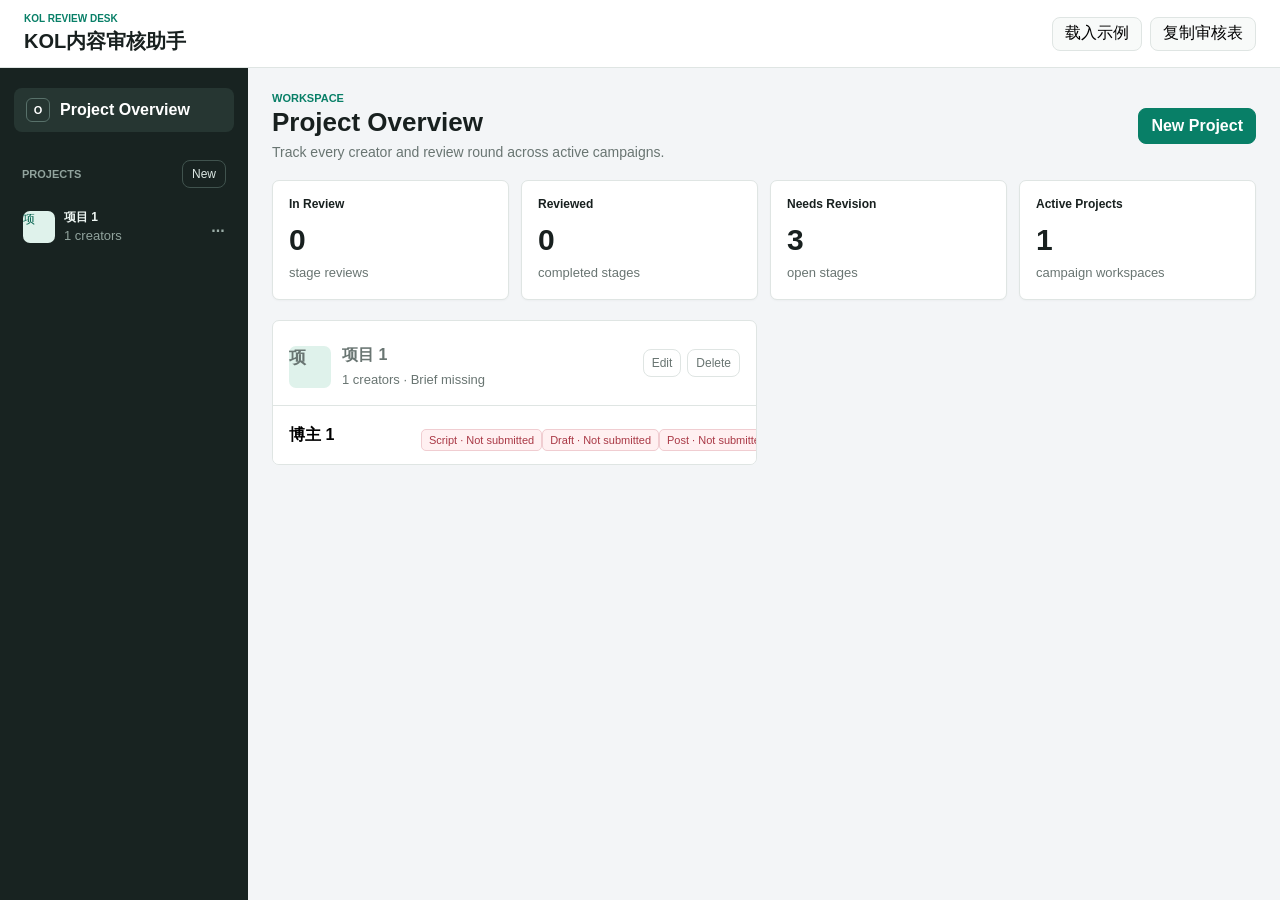
<file: index.html>
<!doctype html>
<html lang="zh-CN">
<head>
  <meta charset="utf-8">
  <meta name="viewport" content="width=device-width, initial-scale=1">
  <meta http-equiv="refresh" content="0; url=./outputs/index.html">
  <title>KOL Brief 审核助手</title>
</head>
<body>
  <p>正在打开 <a href="./outputs/index.html">KOL Brief 审核助手</a>...</p>
</body>
</html>
</file>
<file: outputs/styles.css>
:root {
  --bg: #f6f7f8;
  --panel: #ffffff;
  --ink: #111827;
  --muted: #667085;
  --line: #e5e7eb;
  --accent: #10a37f;
  --soft: #eaf7f2;
  --warn: #b7791f;
  --danger: #b42318;
}

* { box-sizing: border-box; }
body {
  margin: 0;
  min-height: 100vh;
  font-family: "Microsoft YaHei", "PingFang SC", Arial, sans-serif;
  background: var(--bg);
  color: var(--ink);
}
button, textarea, input, select { font: inherit; }
button, select {
  min-height: 36px;
  border: 1px solid var(--line);
  border-radius: 8px;
  padding: 0 12px;
  background: #fff;
}
button { cursor: pointer; }
button:hover { border-color: #b8c1cc; }
.primary {
  background: var(--accent);
  color: #fff;
  border-color: var(--accent);
  font-weight: 700;
}
.app { max-width: 1600px; margin: 0 auto; padding: 18px; }
.topbar {
  display: flex;
  justify-content: space-between;
  align-items: center;
  gap: 12px;
  margin-bottom: 14px;
}
.top-actions, .mini-actions, .audit-actions, .post-tools, .draft-upload { display: flex; gap: 8px; flex-wrap: wrap; align-items: center; }
.kicker { margin: 0 0 4px; color: var(--accent); font-size: 12px; font-weight: 800; }
h1, h2, h3, p { margin: 0; }
h1 { font-size: 26px; }
h2 { font-size: 18px; }
.shell {
  display: grid;
  grid-template-columns: 230px minmax(0, 1fr);
  gap: 14px;
  align-items: start;
}
.sidebar, .workspace, .results, .section-card, .round-card {
  background: var(--panel);
  border: 1px solid var(--line);
  border-radius: 8px;
}
.sidebar, .workspace, .results, .section-card, .round-card { padding: 14px; }
.side-nav { display: grid; gap: 6px; margin-bottom: 22px; }
.side-tab { width: 100%; min-height: 42px; text-align: left; font-weight: 800; border-color: transparent; }
.side-tab.active, .section-tab.active, .filter-btn.active {
  background: var(--soft);
  border-color: var(--accent);
}
.side-head, .section-head, .round-title, .overview-head {
  display: flex;
  justify-content: space-between;
  align-items: center;
  gap: 12px;
}
.section-purpose { margin-top: 5px; color: var(--muted); font-size: 13px; line-height: 1.5; }
.comparison-strip {
  margin: -2px 0 12px;
  padding: 8px 10px;
  border-left: 3px solid var(--accent);
  background: var(--soft);
  color: #236b59;
  font-size: 13px;
  font-weight: 700;
}
.side-head { margin-bottom: 8px; }
select { width: 100%; margin-bottom: 8px; }
.mini-actions button, .ghost {
  min-height: 28px;
  padding: 0 8px;
  color: var(--muted);
  font-size: 12px;
}
.overview-head { margin-bottom: 12px; }
.project-grid {
  display: grid;
  grid-template-columns: repeat(auto-fill, minmax(220px, 1fr));
  gap: 12px;
}
.project-card {
  min-height: 90px;
  text-align: left;
  padding: 14px;
}
.project-card strong, .project-card span { display: block; }
.project-card span { color: var(--muted); margin-top: 8px; font-size: 13px; }
.workflow-stepper {
  display: grid;
  grid-template-columns: repeat(4, 1fr);
  gap: 8px;
  margin-bottom: 14px;
  border-bottom: 1px solid var(--line);
}
.section-tab { min-height: 46px; font-weight: 800; border: 0; border-bottom: 3px solid transparent; border-radius: 0; }
.section-tab.active { background: transparent; border-color: var(--accent); color: var(--accent); }
.hidden { display: none !important; }
.section-card { margin-bottom: 12px; }
.rounds { display: flex; flex-direction: column; gap: 12px; }
.round-title { margin-bottom: 12px; }
textarea, input[type="url"] {
  width: 100%;
  border: 1px solid var(--line);
  border-radius: 8px;
  padding: 11px;
  outline: none;
  line-height: 1.55;
}
textarea { min-height: 122px; resize: vertical; }
textarea:focus, input:focus, select:focus {
  border-color: var(--accent);
  box-shadow: 0 0 0 3px rgba(16, 163, 127, 0.12);
}
label span { display: block; margin: 10px 0 6px; font-size: 13px; font-weight: 800; }
.script-layout {
  display: grid;
  grid-template-columns: minmax(0, 1fr) 210px;
  gap: 12px;
  align-items: stretch;
}
.script-main textarea { min-height: 178px; }
.upload-panel {
  border: 1px dashed #cbd5df;
  border-radius: 8px;
  padding: 12px;
  background: #fbfcfd;
  display: flex;
  flex-direction: column;
  justify-content: center;
  gap: 10px;
}
.upload-copy { color: var(--muted); font-size: 13px; line-height: 1.55; }
.file-button {
  min-height: 38px;
  display: inline-grid;
  place-items: center;
  border: 1px solid var(--line);
  border-radius: 8px;
  padding: 0 12px;
  background: #fff;
  cursor: pointer;
}
.file-button.wide { width: 100%; }
.file-button input { display: none; }
.file-status, small, .summary { color: var(--muted); line-height: 1.5; font-size: 13px; }
.audit-actions {
  justify-content: flex-end;
  position: sticky;
  bottom: 12px;
  padding: 10px;
  border: 1px solid var(--line);
  border-radius: 8px;
  background: rgba(246, 247, 248, 0.92);
}
.results {
  position: sticky;
  top: 18px;
  max-height: calc(100vh - 36px);
  overflow: auto;
  min-width: 0;
}
.review-workspace {
  display: grid;
  grid-template-columns: minmax(480px, 1.08fr) minmax(420px, .92fr);
  gap: 14px;
  align-items: start;
}
.review-inputs { min-width: 0; }
.result-top {
  display: grid;
  grid-template-columns: minmax(0, 1fr) 72px;
  gap: 12px;
  align-items: center;
  padding: 14px;
  background: #fbfcfd;
  border: 1px solid var(--line);
  border-radius: 8px;
}
.score-ring {
  width: 66px;
  height: 66px;
  border-radius: 50%;
  display: grid;
  place-items: center;
  background: conic-gradient(var(--accent) 0deg, #eef1f3 0deg);
  border: 6px solid #fff;
  font-weight: 800;
}
.summary-grid {
  display: grid;
  grid-template-columns: repeat(3, 1fr);
  gap: 8px;
  margin: 12px 0;
}
.summary-grid div {
  border: 1px solid var(--line);
  border-radius: 8px;
  padding: 10px;
  background: #fff;
}
.summary-grid span { color: var(--muted); font-size: 12px; }
.summary-grid strong { display: block; margin-top: 4px; font-size: 20px; }
.summary { margin-bottom: 12px; }
.result-controls {
  display: grid;
  grid-template-columns: repeat(4, 1fr);
  gap: 8px;
  margin-bottom: 12px;
}
.audit-table { border-top: 1px solid var(--line); }
.table-head, .table-row {
  display: grid;
  grid-template-columns: 1.15fr 132px 1.45fr;
  gap: 14px;
  padding: 12px 0;
  border-bottom: 1px solid var(--line);
}
.table-head { font-weight: 800; }
.requirement strong { display: block; line-height: 1.55; }
.requirement small { display: block; margin-top: 5px; }
.status { display: inline-flex; align-items: center; gap: 5px; white-space: nowrap; font-size: 13px; }
.status.done { color: var(--accent); }
.status.maybe { color: var(--warn); }
.status.missing { color: var(--danger); }
.comment { line-height: 1.65; }
.comment small { display: block; margin-top: 6px; }
.empty { padding: 18px 0; color: var(--muted); }

.campaign-tree { display: flex; flex-direction: column; gap: 6px; margin-top: 10px; }
.tree-project-head, .tree-creator-head {
  display: grid;
  grid-template-columns: minmax(0, 1fr) auto;
  gap: 6px;
  align-items: center;
}
.tree-project-btn, .tree-creator-btn, .tree-brief, .tree-stage {
  width: 100%;
  min-height: 30px;
  border: 0;
  padding: 4px 6px;
  text-align: left;
  background: transparent;
}
.tree-project-btn { min-height: 52px; padding: 9px 10px; border: 1px solid transparent; border-radius: 8px; }
.tree-project-btn strong, .tree-project-btn span { display: block; }
.tree-project-btn span { margin-top: 3px; color: var(--muted); font-size: 12px; font-weight: 400; }
.tree-project-btn.active { background: var(--soft); border-color: #b9dfd3; }
.tree-actions { display: flex; gap: 4px; }
.tree-actions button {
  min-height: 24px;
  padding: 0 6px;
  font-size: 12px;
  color: var(--muted);
}
.tree-creators { margin-top: 6px; padding-left: 8px; border-left: 1px solid var(--line); }
.tree-creator { margin-top: 6px; border-radius: 8px; padding: 4px; }
.tree-creator.active { background: var(--soft); }
.tree-stage { padding-left: 22px; color: var(--muted); }
.tree-add-creator { width: 100%; margin-top: 8px; color: var(--muted); }

.dashboard-grid {
  display: grid;
  grid-template-columns: repeat(4, 1fr);
  gap: 10px;
  margin-bottom: 14px;
}
.dashboard-grid div, .metric-grid div, .metadata-grid div, .checklist-section {
  border: 1px solid var(--line);
  border-radius: 8px;
  padding: 10px;
  background: #fff;
}
.dashboard-grid span, .metric-grid span, .metadata-grid span {
  display: block;
  color: var(--muted);
  font-size: 12px;
}
.dashboard-grid strong, .metric-grid strong, .metadata-grid strong {
  display: block;
  margin-top: 4px;
  overflow-wrap: anywhere;
}

.progress-panel {
  border: 1px solid var(--line);
  border-radius: 8px;
  padding: 14px;
  margin-bottom: 12px;
  background: #fbfcfd;
}
.progress-title {
  display: flex;
  justify-content: space-between;
  align-items: center;
  gap: 12px;
  margin-bottom: 10px;
}
.progress-title p { color: var(--muted); margin-top: 3px; }
.progress-list { display: grid; gap: 8px; }
.progress-row {
  display: grid;
  grid-template-columns: minmax(0, 1fr) repeat(3, 92px);
  gap: 8px;
  align-items: center;
  border-top: 1px solid var(--line);
  padding-top: 8px;
}
.progress-row.creator-switch {
  width: 100%;
  min-height: 48px;
  text-align: left;
  background: transparent;
  border: 0;
  border-top: 1px solid var(--line);
  border-radius: 0;
}
.progress-row.creator-switch.active { background: var(--soft); }
.progress-row span, .progress-title > span {
  border-radius: 999px;
  padding: 3px 8px;
  font-size: 12px;
  text-align: center;
  background: #fff;
  border: 1px solid var(--line);
}
.done { color: var(--accent); }
.maybe { color: var(--warn); }
.missing { color: var(--danger); }

.metadata-grid {
  display: grid;
  grid-template-columns: 1fr 1fr;
  gap: 8px;
  margin-bottom: 12px;
}
.review-sections {
  display: grid;
  grid-template-columns: repeat(4, 1fr);
  gap: 8px;
  margin: 12px 0 4px;
}
.review-sections span {
  border: 1px solid var(--line);
  border-radius: 8px;
  padding: 8px;
  color: var(--muted);
  font-size: 12px;
  text-align: center;
}

.review-checklist {
  display: grid;
  grid-template-columns: 1fr 1fr;
  gap: 8px;
  margin-bottom: 12px;
}
.checklist-section h3 { margin: 0 0 6px; font-size: 13px; }
.checklist-section p { color: var(--muted); line-height: 1.5; font-size: 13px; }
.overall-line { display: flex; justify-content: space-between; align-items: baseline; }
.overall-line strong { font-size: 28px; }
.overall-line span { color: var(--muted); font-size: 12px; font-weight: 800; }
.diff-box { grid-column: 1 / -1; }

@media (max-width: 1180px) {
  .review-workspace { grid-template-columns: 1fr; }
  .results { position: static; max-height: none; }
}
@media (max-width: 780px) {
  .app { padding: 10px; }
  .shell, .script-layout, .table-head, .table-row, .progress-row, .review-checklist, .review-sections { grid-template-columns: 1fr; }
  .sidebar { position: static; }
  .workflow-stepper { grid-template-columns: repeat(4, minmax(70px, 1fr)); overflow-x: auto; }
  .topbar, .side-head, .section-head, .round-title, .overview-head { align-items: flex-start; flex-direction: column; }
}

/* Modern operations workspace */
:root {
  --bg: #f3f5f7;
  --panel: #ffffff;
  --ink: #18201f;
  --muted: #697572;
  --line: #dfe5e3;
  --accent: #087f67;
  --accent-strong: #05634f;
  --soft: #e7f4f0;
  --warn: #a7660c;
  --danger: #bd3e4a;
  --sidebar: #182321;
}
body { background: var(--bg); }
button { transition: background-color .16s ease, border-color .16s ease, color .16s ease, box-shadow .16s ease; }
button:hover { border-color: #9eaaa7; }
.app { max-width: none; padding: 0; }
.topbar {
  min-height: 68px;
  margin: 0;
  padding: 0 24px;
  background: #fff;
  border-bottom: 1px solid var(--line);
}
.topbar h1 { font-size: 20px; letter-spacing: 0; }
.topbar .kicker { font-size: 10px; letter-spacing: 0; }
.top-actions button { min-height: 34px; background: #f8faf9; }
.shell { grid-template-columns: 248px minmax(0, 1fr); gap: 0; min-height: calc(100vh - 68px); }
.sidebar {
  min-height: calc(100vh - 68px);
  padding: 20px 14px;
  border: 0;
  border-radius: 0;
  background: var(--sidebar);
  color: #eef5f2;
}
.workspace { padding: 24px; border: 0; border-radius: 0; background: transparent; min-width: 0; }
.side-nav { margin-bottom: 28px; }
.side-tab {
  display: flex;
  align-items: center;
  gap: 10px;
  min-height: 44px;
  color: #dbe6e2;
  background: transparent;
  border: 0;
}
.side-tab.active { color: #fff; background: #263632; border-color: transparent; }
.nav-mark {
  width: 24px;
  height: 24px;
  display: grid;
  place-items: center;
  border: 1px solid #58716a;
  border-radius: 6px;
  font-size: 11px;
}
.side-head { padding: 0 8px; margin-bottom: 8px; }
.side-head h2 { color: #91a39d; font-size: 11px; text-transform: uppercase; }
.compact-action { min-height: 28px; padding: 0 9px; color: #dce8e4; border-color: #40534e; background: transparent; font-size: 12px; }
.campaign-tree { gap: 7px; }
.tree-project-item { position: relative; display: grid; grid-template-columns: minmax(0, 1fr) 30px; align-items: center; border-radius: 7px; }
.tree-project-item:hover, .tree-project-item.active { background: #263632; }
.tree-project-btn { display: grid; grid-template-columns: 32px minmax(0, 1fr); align-items: center; gap: 9px; min-height: 58px; padding: 8px; color: #edf5f2; }
.tree-project-item.active .tree-project-btn { background: transparent; border-color: transparent; }
.project-avatar {
  width: 32px;
  height: 32px;
  display: grid;
  place-items: center;
  border-radius: 7px;
  background: #dff2eb;
  color: var(--accent-strong);
  font-weight: 800;
}
.project-avatar.large { width: 42px; height: 42px; font-size: 17px; }
.project-nav-copy { min-width: 0; }
.project-nav-copy strong { overflow: hidden; text-overflow: ellipsis; white-space: nowrap; }
.project-nav-copy small { margin-top: 3px; color: #91a39d; }
.tree-project-btn .project-avatar { margin: 0; color: var(--accent-strong); }
.tree-project-btn .project-nav-copy { margin: 0; color: #edf5f2; }
.tree-project-btn .project-nav-copy strong { color: #edf5f2; }
.tree-project-btn .project-nav-copy small { color: #91a39d; }
.project-menu-toggle {
  width: 28px;
  min-height: 28px;
  padding: 0;
  border: 0;
  border-radius: 6px;
  color: #9bada7;
  background: transparent;
  font-weight: 800;
}
.project-menu-toggle:hover { color: #fff; background: #344741; border-color: transparent; }
.tree-project-item .tree-actions { display: none; position: absolute; z-index: 5; right: 0; top: 50px; min-width: 118px; padding: 5px; background: #fff; border: 1px solid var(--line); border-radius: 7px; box-shadow: 0 10px 28px rgba(10,28,24,.22); }
.tree-project-item .tree-actions.open { display: grid; gap: 3px; }
.tree-project-item .tree-actions button { width: 100%; min-height: 32px; justify-content: flex-start; color: var(--ink); text-align: left; border: 0; background: transparent; }
.tree-project-item .tree-actions button:hover { background: #f1f5f3; }
.overview-head { margin-bottom: 20px; }
.overview-head h2 { margin-top: 3px; font-size: 26px; }
.page-eyebrow { color: var(--accent); font-size: 11px; font-weight: 800; }
.page-subtitle { margin-top: 6px; color: var(--muted); font-size: 14px; }
.primary { background: var(--accent); border-color: var(--accent); color: #fff; }
.primary:hover { background: var(--accent-strong); border-color: var(--accent-strong); }
.dashboard-grid { gap: 12px; margin-bottom: 20px; }
.dashboard-grid div { min-height: 112px; padding: 16px; border-radius: 7px; box-shadow: 0 1px 2px rgba(16,35,31,.03); }
.dashboard-grid span { color: var(--ink); font-weight: 700; }
.dashboard-grid strong { margin-top: 12px; font-size: 30px; }
.dashboard-grid small { display: block; margin-top: 6px; color: var(--muted); }
.project-grid { grid-template-columns: repeat(auto-fill, minmax(430px, 1fr)); gap: 14px; }
.project-card { min-height: 0; padding: 0; overflow: hidden; border: 1px solid var(--line); border-radius: 7px; background: #fff; }
.project-card-head { display: flex; align-items: center; justify-content: space-between; gap: 12px; padding: 16px; border-bottom: 1px solid var(--line); }
.project-card-open { display: flex; align-items: center; gap: 11px; min-width: 0; padding: 0; border: 0; text-align: left; background: transparent; }
.project-card-open strong, .project-card-open small { display: block; }
.project-card-open strong { font-size: 16px; }
.project-card-open small { margin-top: 4px; color: var(--muted); }
.card-actions, .project-actions, .creator-actions { display: flex; gap: 6px; align-items: center; }
.project-actions .tree-add-creator { width: auto; margin-top: 0; color: #fff; }
.card-actions button, .creator-actions button { min-height: 28px; padding: 0 8px; color: var(--muted); font-size: 12px; }
.creator-progress-list { display: grid; }
.overview-creator-row { display: grid; grid-template-columns: 120px minmax(0, 1fr); align-items: center; gap: 12px; min-height: 58px; padding: 10px 16px; border: 0; border-bottom: 1px solid #edf0ef; border-radius: 0; text-align: left; }
.overview-creator-row:last-child { border-bottom: 0; }
.overview-creator-row:hover { background: #f8fbfa; }
.progress-tags { display: flex; gap: 6px; flex-wrap: wrap; }
.progress-tags i { padding: 4px 7px; border-radius: 5px; font-size: 11px; font-style: normal; white-space: nowrap; border: 1px solid var(--line); background: #f7f9f8; color: var(--muted); }
.progress-tags i.done { background: #e7f5ef; border-color: #c7e7dc; color: #087259; }
.progress-tags i.maybe { background: #fff5df; border-color: #f0d9a8; color: #94600f; }
.progress-tags i.missing { background: #fff0f1; border-color: #f0cdd1; color: #a93845; }
.progress-panel { padding: 0; overflow: hidden; background: #fff; box-shadow: 0 1px 2px rgba(16,35,31,.04); }
.progress-title { margin: 0; padding: 18px; border-bottom: 1px solid var(--line); }
.progress-title h2 { margin-top: 3px; font-size: 23px; }
.progress-title p:last-child { margin-top: 5px; }
.creator-list-label, .progress-row { display: grid; grid-template-columns: minmax(150px, .7fr) minmax(360px, 1.5fr) 118px; gap: 14px; align-items: center; }
.creator-list-label { padding: 9px 18px; color: var(--muted); background: #f7f9f8; border-bottom: 1px solid var(--line); font-size: 11px; font-weight: 700; text-transform: uppercase; }
.progress-list { gap: 0; }
.progress-row { min-height: 66px; padding: 10px 18px; border: 0; border-bottom: 1px solid #edf0ef; border-radius: 0; }
.progress-row.active { background: #f0f8f5; box-shadow: inset 3px 0 var(--accent); }
.progress-row .creator-switch { display: block; min-height: 0; padding: 0; border: 0; text-align: left; background: transparent; }
.progress-row .creator-switch strong, .progress-row .creator-switch small { display: block; }
.progress-row .creator-switch small { margin-top: 4px; color: var(--muted); }
.progress-row > .progress-tags { padding: 0; border: 0; border-radius: 0; background: transparent; text-align: left; }
.review-workspace { gap: 16px; }
.section-card, .round-card, .results { border-radius: 7px; box-shadow: 0 1px 2px rgba(16,35,31,.04); }
.workflow-stepper { padding: 0 8px; background: #fff; border: 1px solid var(--line); border-radius: 7px; }
.comparison-strip { border-left: 0; border-radius: 5px; }
.audit-actions { border-radius: 7px; }
.result-top { border-radius: 6px; background: #f7faf9; }
.source-switch {
  display: inline-grid;
  grid-template-columns: 1fr 1fr;
  gap: 3px;
  margin-bottom: 12px;
  padding: 3px;
  border: 1px solid var(--line);
  border-radius: 7px;
  background: #f3f6f5;
}
.draft-source-mode { min-height: 34px; border: 0; background: transparent; color: var(--muted); font-size: 13px; font-weight: 700; }
.draft-source-mode.active { background: #fff; color: var(--accent); box-shadow: 0 1px 3px rgba(16,35,31,.12); }
.youtube-source-panel, .file-source-panel { margin-bottom: 12px; padding: 14px; border: 1px solid var(--line); border-radius: 7px; background: #f8faf9; }
.source-actions { display: flex; gap: 8px; align-items: center; margin-top: 8px; }
.external-link {
  min-height: 36px;
  display: inline-flex;
  align-items: center;
  padding: 0 11px;
  border: 1px solid var(--line);
  border-radius: 7px;
  color: var(--ink);
  background: #fff;
  text-decoration: none;
  font-size: 13px;
}
.source-note { margin-top: 9px; color: var(--muted); font-size: 12px; line-height: 1.55; }
.video-frame { position: relative; margin-top: 12px; aspect-ratio: 16 / 9; overflow: hidden; border-radius: 7px; background: #111; }
.video-frame iframe { position: absolute; inset: 0; width: 100%; height: 100%; border: 0; }
.local-video-preview { display: block; width: 100%; margin-top: 12px; aspect-ratio: 16 / 9; border-radius: 7px; background: #111; object-fit: contain; }
.draft-transcript { min-height: 150px; }
.video-outline { padding: 0; overflow: hidden; }
.outline-head { display: flex; justify-content: space-between; align-items: center; gap: 12px; padding: 11px 12px; border-bottom: 1px solid var(--line); background: #f7faf9; }
.outline-head h3 { margin: 0; }
.outline-head span { color: var(--muted); font-size: 11px; font-weight: 700; }
.outline-list { display: grid; }
.outline-item { display: grid; grid-template-columns: 82px minmax(0, 1fr); gap: 10px; padding: 10px 12px; border-bottom: 1px solid #edf0ef; }
.outline-item:last-child { border-bottom: 0; }
.outline-item time { color: var(--accent); font-size: 11px; font-weight: 800; }
.outline-item strong { display: block; margin-bottom: 3px; font-size: 12px; }
.outline-item p { margin: 0; color: var(--muted); font-size: 12px; line-height: 1.5; }

@media (max-width: 1040px) {
  .shell { grid-template-columns: 210px minmax(0, 1fr); }
  .project-grid { grid-template-columns: 1fr; }
  .creator-list-label, .progress-row { grid-template-columns: minmax(130px, .7fr) minmax(280px, 1.5fr) 112px; }
}
@media (max-width: 780px) {
  .topbar { padding: 10px 14px; }
  .shell { grid-template-columns: 1fr; }
  .sidebar { min-height: 0; padding: 12px; }
  .workspace { padding: 14px; }
  .campaign-tree { display: grid; grid-template-columns: repeat(auto-fit, minmax(170px, 1fr)); }
  .tree-project-item .tree-actions { top: 48px; right: 2px; }
  .dashboard-grid { grid-template-columns: 1fr 1fr; }
  .project-grid { grid-template-columns: 1fr; }
  .project-card-head, .progress-title { align-items: flex-start; flex-direction: column; }
  .overview-creator-row, .creator-list-label, .progress-row { grid-template-columns: 1fr; }
  .creator-list-label { display: none; }
  .source-switch { width: 100%; }
  .source-actions { align-items: stretch; flex-direction: column; }
  .source-actions > * { justify-content: center; width: 100%; }
  .outline-item { grid-template-columns: 1fr; }
}
</file>
